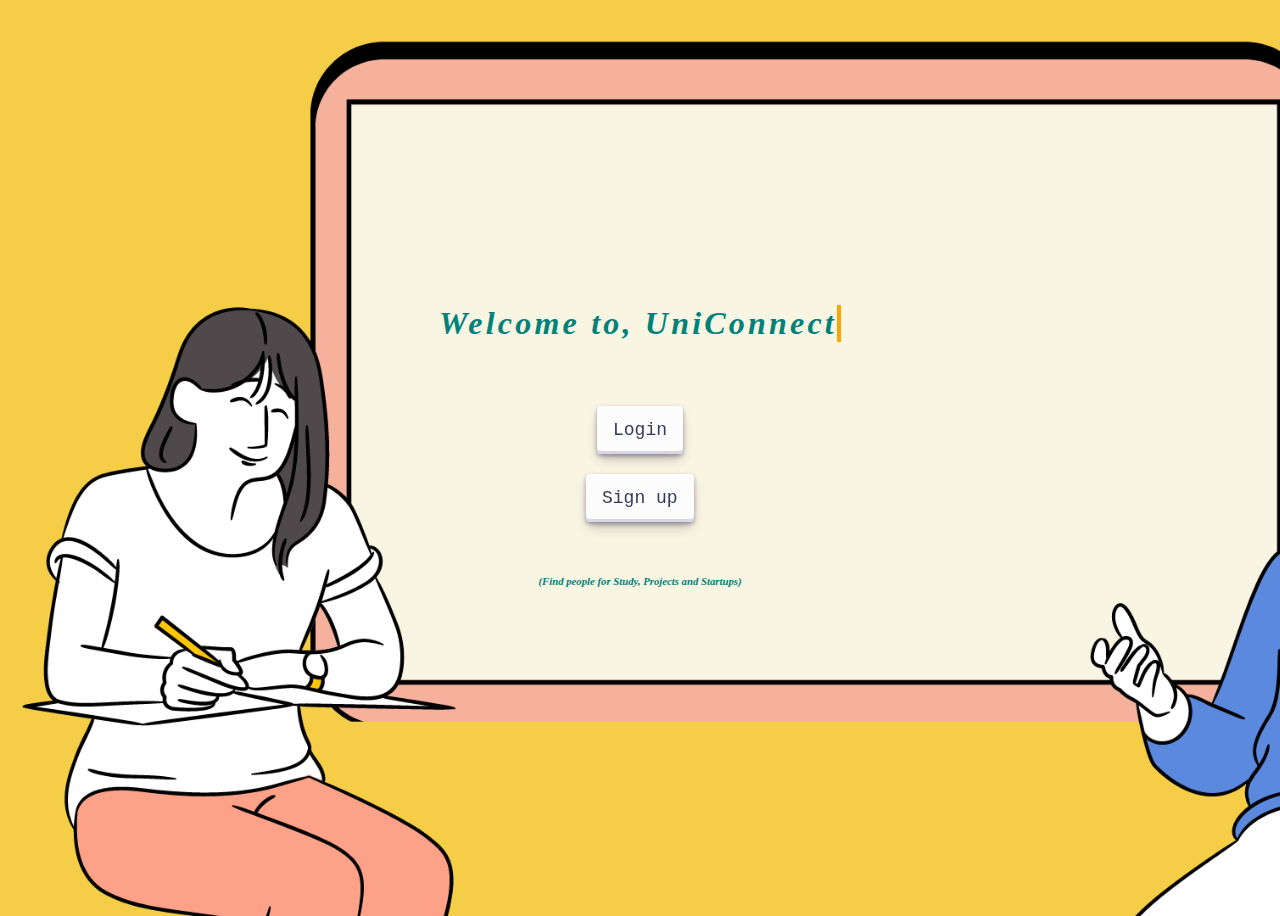
<file: FrontEndProject/index.html>
<!DOCTYPE html>
<html>
<head>
    <title>Uniconnect</title>
    <style>
        body{
            background-image: url(loginimage.png);
            background-repeat:no-repeat;
            overflow:hidden;
            background-size: cover;
            font-style: italic;
            font-family: cursive;
            color: #008179;
        }
        .typewriter h1 {
  overflow: hidden; /* Ensures the content is not revealed until the animation */
  border-right: .15em solid orange; /* The typwriter cursor */
  white-space: nowrap; /* Keeps the content on a single line */
  margin: 0 auto; /* Gives that scrolling effect as the typing happens */
  letter-spacing: .10em; /* Adjust as needed */
  animation: 
    typing 2.8s steps(20, end),
    blink-caret .75s step-end infinite;
}

/* The typing effect */
@keyframes typing {
  from { width: 0 }
  to { width: 100% }
}

/* The typewriter cursor effect */
@keyframes blink-caret {
  from, to { border-color: transparent }
  50% { border-color: orange; }
}
        .button-30 {
            align-items: center;
            appearance: none;
            background-color: #FCFCFD;
            border-radius: 4px;
            border-width: 0;
            box-shadow: rgba(45, 35, 66, 0.4) 0 2px 4px,rgba(45, 35, 66, 0.3) 0 7px 13px -3px,#D6D6E7 0 -3px 0 inset;
            box-sizing: border-box;
            color: #36395A;
            cursor: pointer;
            display: inline-flex;
            font-family: "JetBrains Mono",monospace;
            height: 48px;
            justify-content: center;
            line-height: 1;
            list-style: none;
            overflow: hidden;
            padding-left: 16px;
            padding-right: 16px;
            position: relative;
            text-align: left;
            text-decoration: none;
            transition: box-shadow .15s,transform .15s;
            user-select: none;
            -webkit-user-select: none;
            touch-action: manipulation;
            white-space: nowrap;
            will-change: box-shadow,transform;
            font-size: 18px;
            margin: 10px;
        }

        .button-30:focus {
            box-shadow: #D6D6E7 0 0 0 1.5px inset, rgba(45, 35, 66, 0.4) 0 2px 4px, rgba(45, 35, 66, 0.3) 0 7px 13px -3px, #D6D6E7 0 -3px 0 inset;
        }

        .button-30:hover {
            box-shadow: rgba(45, 35, 66, 0.4) 0 4px 8px, rgba(45, 35, 66, 0.3) 0 7px 13px -3px, #D6D6E7 0 -3px 0 inset;
            transform: translateY(-2px);
        }

        .button-30:active {
            box-shadow: #D6D6E7 0 3px 7px inset;
            transform: translateY(2px);
        }

        .center {
            display:flex;
            justify-content: center;
            align-items: center;
            height: 100vh;
            flex-direction: column;
        }
    </style>
</head>
<body>
    <div class="center">
        <div class="typewriter">
            <h1>Welcome to, UniConnect</h1><br><br><br>
          </div>
        <a href="login.html"><button class="button-30" role="button">Login</button></a>
        <a href="signin.html"><button class="button-30" role="button">Sign up</button></a>
        <br>
        <h6>(Find people for Study, Projects and Startups)</h6>
    </div>
</body>
</html>
</file>
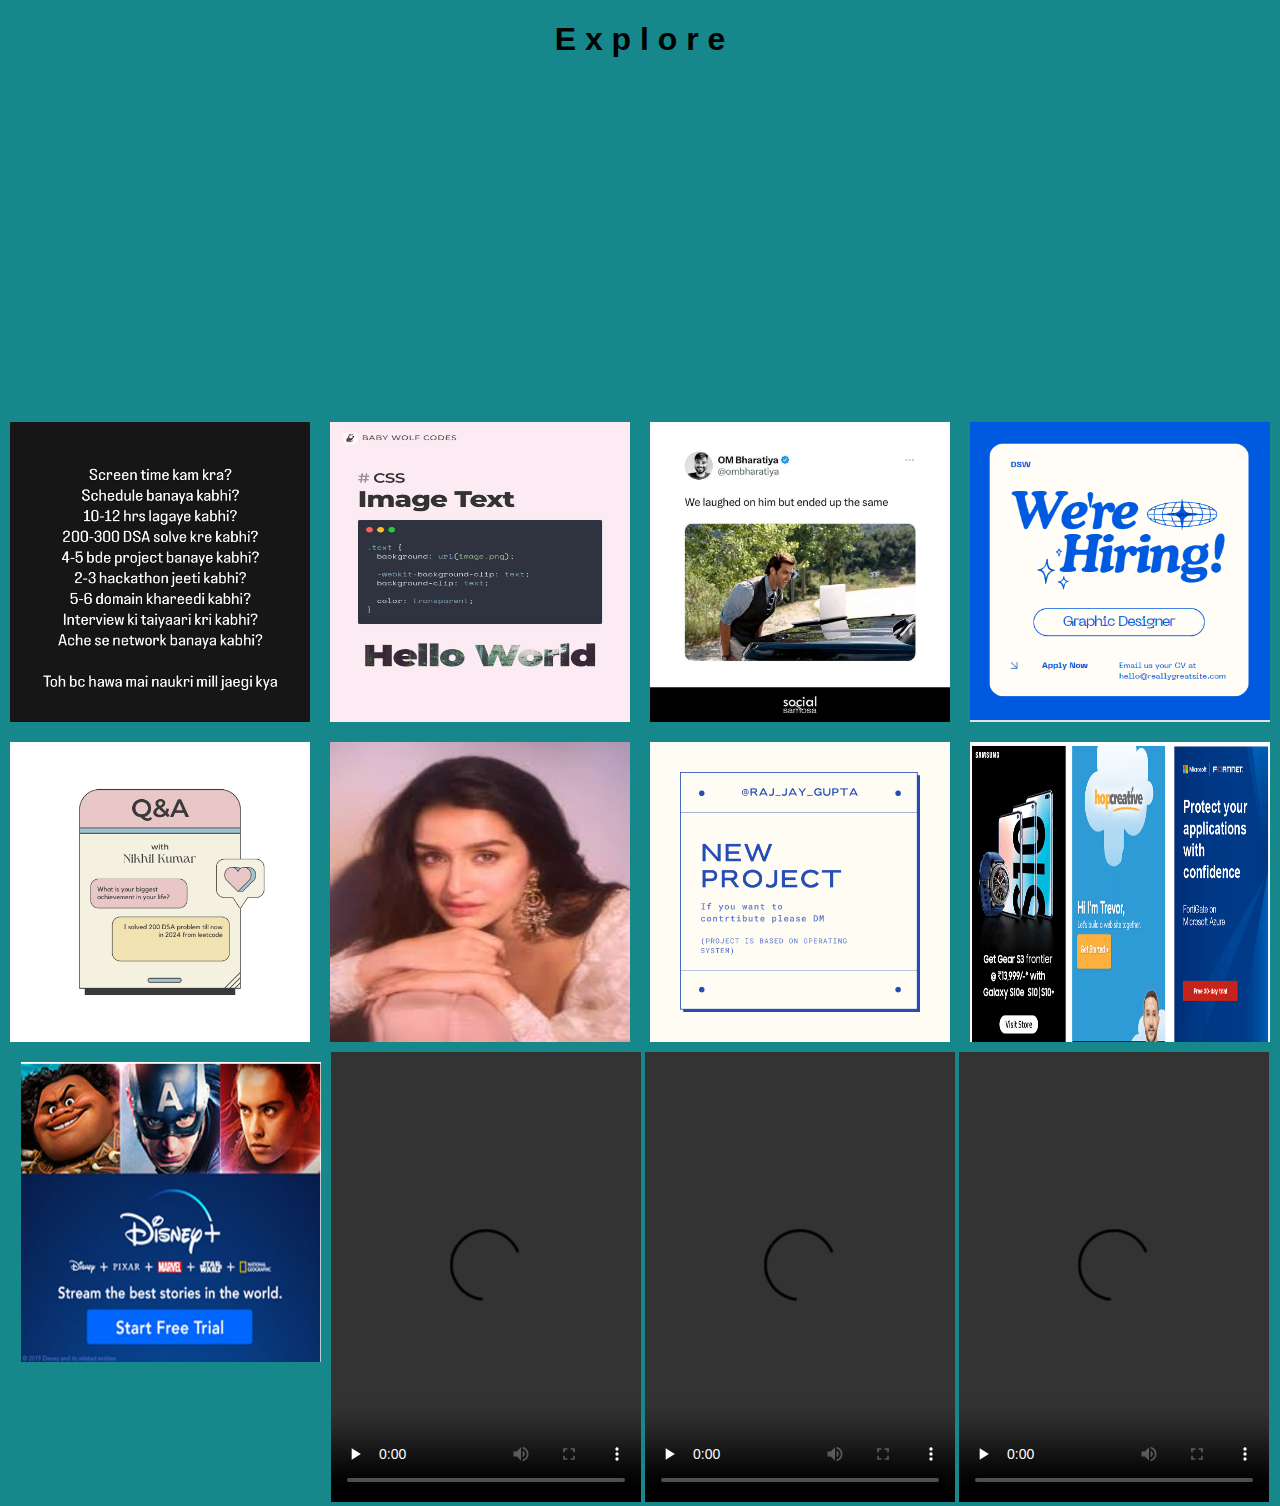
<file: FrontEndProject/explore.html>
<!DOCTYPE html>
<html>
<head>
    <title>Instagram Explore Page</title>
    <style>
        body {
            margin: 0;
            padding: 0;
            font-family: Arial, sans-serif;
            background-color: rgb(22, 135, 139)
        }
        .container {
            display: flex;
            flex-direction: column;
            align-items: center;
            justify-content: center;
            height: 100vh;
            text-align: center;
        }
        .gallery {
            margin-top: 30px;
            display: flex;
            flex-wrap: wrap;
            justify-content: center;
        }
        .image-container {
            position: relative;
            width: 300px;
            height: 300px;
            margin: 10px;
        }
        .image-container img {
            width: 100%;
            height: 100%;
            object-fit:fill;
        }
        .overlay {
            position: absolute;
            top: 0;
            left: 0;
            width: 100%;
            height: 100%;
            background: rgba(0, 0, 0, 0.6);
            color: white;
            display: flex;
            align-items: center;
            justify-content: center;
            opacity: 0;
            transition: opacity 0.3s;
            overflow: hidden;
        }
        .image-container:hover .overlay {
            opacity: 1;
        }
    </style>
</head>
<body>
    <center><h1 style="font-family:Verdana, Geneva, Tahoma, sans-serif;">E x p l o r e</h1></center>
    <br><br><br><br><br><br><br><br><br><br><br><br><br><br><br><br><br><br><br><br><br><br><br>
<div class="container">
    <div class="gallery">
        <div class="image-container">
            <img src="p1.jpg" alt="Image 1">
            <div class="overlay">
                <a href="p1.jpg">View</a>
            </div>
        </div>
        <div class="image-container">
            <img src="p2.jpg" alt="Image 2">
            <div class="overlay">
                <a href="p2.jpg">View</a>
            </div>
        </div>
        <div class="image-container">
            <img src="p3.jpg" alt="Image 3">
            <div class="overlay">
                <a href="p3.jpg">View</a>
            </div>
        </div>
        <!-- Add more image containers as needed -->
        <div class="image-container">
            <img src="ss.png" alt="Image 1">
            <div class="overlay">
                <a href="ss.png">View</a>
            </div>
        </div>
        <div class="image-container">
            <img src="q&a.png" alt="Image 2">
            <div class="overlay">
                <a href="q&a.png">View</a>
            </div>
        </div>
        <div class="image-container">
            <img src="profile.png" alt="Image 3">
            <div class="overlay">
                <a href="profile.png">View</a>
            </div>
        </div>

        <div class="image-container">
            <img src="np.png" alt="Image 3">
            <div class="overlay">
                <a href="np.png">View</a>
            </div>
        </div>

        <div class="image-container">
            <img src="ads.png" alt="Image 3">
            <div class="overlay">
                <a href="ads.png">View</a>
            </div>
        </div>

        <div class="image-container">
            <img src="ads2.png" alt="Image 3">
            <div class="overlay">
                <a href="ads2.png">View</a>
            </div>
        </div>


        <div class="videos">
        <video width="310" height="450" controls preload="none">
            <source src="v1.mp4" type="video/mp4">
        </video>
        <video width="310" height="450" controls preload="none">
            <source src="v2.mp4" type="video/mp4">
        </video>
        <video width="310" height="450" controls preload="none">
            <source src="v2.mp4" type="video/mp4">
        </video>
        </div>

    </div>
</div>
</body>
</html>
</file>
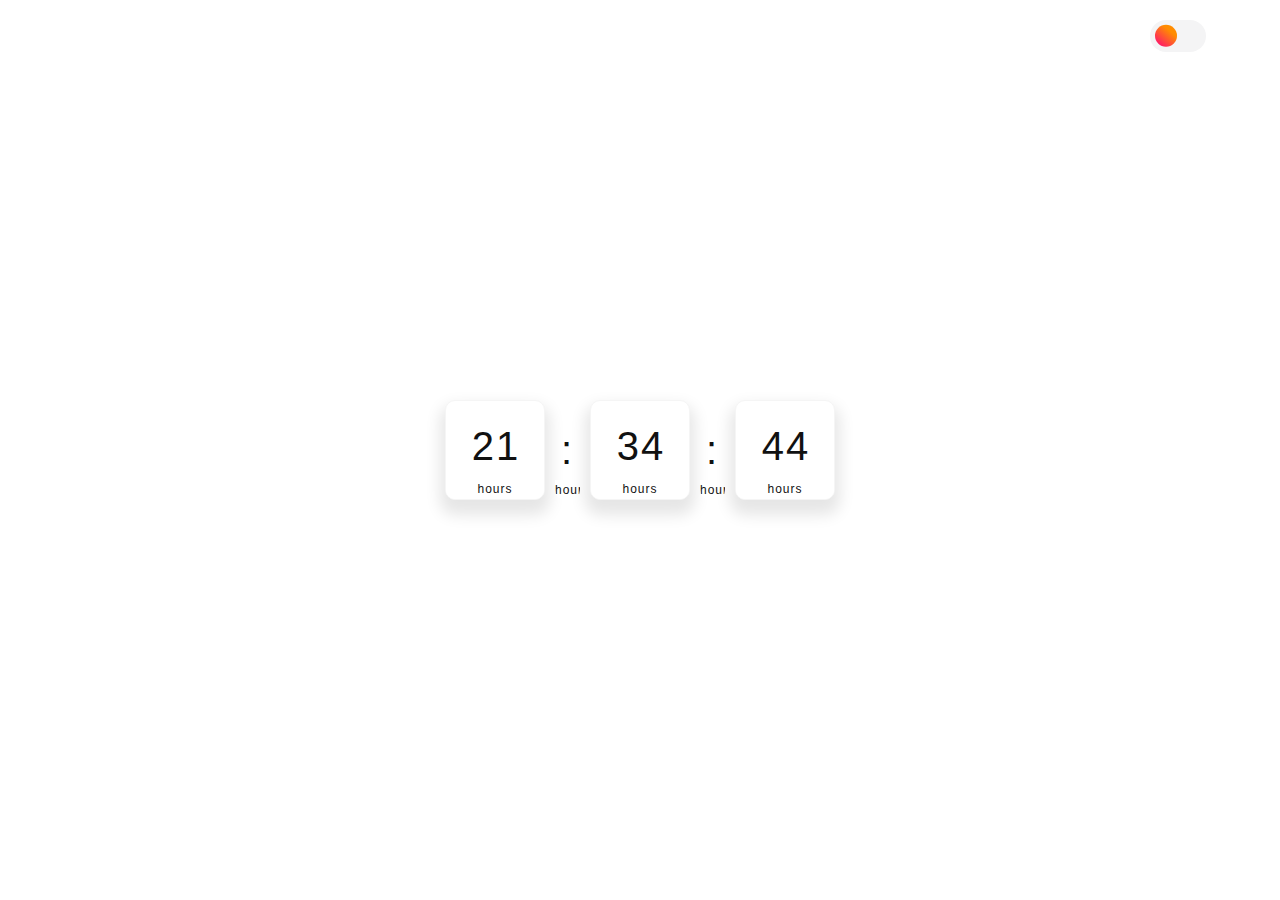
<file: FrontEndProject/focus.html>
<!DOCTYPE html>
<html lang="en">
<head>
    <meta charset="UTF-8">
    <meta name="viewport" content="width=device-width, initial-scale=1.0">
    <title>Document</title>
    <link rel="stylesheet" href="focus.css">
</head>
<body>
    <div class="checkbox-wrapper-54" style="margin-left: 1150px; margin-top: 20px;">
        <label class="switch">
          <input type="checkbox" onclick="toggleMode()">
          <span class="slider"></span>
        </label>
      </div>
    <div class="clock">
        <div class="hours"></div>
        <div class="colon">:</div>
        <div class="minutes"></div>
        <div class="colon">:</div>
        <div class="seconds"></div>
    </div>
    <script>
           document.querySelector(".clock .hours").innerHTML=(
            new Array(24).fill(0).map((n,i)=>{
                return `<div>
                    ${i<10 ? "0"+i : i}
                </div> `;
            }).join("")
           );

           document.querySelector(".clock .minutes").innerHTML=(
            new Array(60).fill(0).map((n,i)=>{
                return `<div>
                    ${i<10 ? "0"+i : i}
                </div> `;
            }).join("")
           );

           document.querySelector(".clock .seconds").innerHTML=(
            new Array(60).fill(0).map((n,i)=>{
                return `<div>
                    ${i<10 ? "0"+i : i}
                </div> `;
            }).join("")
           );

           let time = new Date();
           let prevhours = time.getHours() * 100,
           prevminutes = time.getMinutes() * 100,
           prevseconds = time.getSeconds() * 100;

           document.querySelector(".clock .hours div").style.marginTop =`-${prevhours}px`;
           document.querySelector(".clock .minutes div").style.marginTop =`-${prevminutes}px`;
           document.querySelector(".clock .seconds div").style.marginTop =`-${prevseconds}px`;
           
            function updateClock(){
                let time = new Date();
                let hours = time.getHours() * 100,
                minutes = time.getMinutes() * 100,
                seconds = time.getSeconds() * 100;

                if(prevhours !== hours){
                    prevhours = hours;
                    document.querySelector(".clock .hours div").style.marginTop =`-${hours}px`;
                    document.querySelector(".clock .hours").classList.add("animate");
                    setTimeout(function(){
                        document.querySelector(".clock .hours").classList.remove("animate");
                    },800);
                }

                if(prevminutes !== minutes){
                    prevminutes = minutes;
                    document.querySelector(".clock .minutes div").style.marginTop =`-${minutes}px`;
                    document.querySelector(".clock .minutes").classList.add("animate");
                    setTimeout(function(){
                        document.querySelector(".clock .minutes").classList.remove("animate");
                    },800);
                }

                if(prevseconds !== seconds){
                    prevseconds = seconds;
                    document.querySelector(".clock .seconds div").style.marginTop =`-${seconds}px`;
                    document.querySelector(".clock .seconds").classList.add("animate");
                    setTimeout(function(){
                        document.querySelector(".clock .seconds").classList.remove("animate");
                    },800);
                }
            }
            setInterval(updateClock, 1000);

            function toggleMode() {
            var body = document.querySelector("body");
            if (body.style.backgroundColor === "" || body.style.backgroundColor === "rgb(255, 255, 255)") {
                // Switch to dark mode
                body.style.backgroundColor = "#2c3e50"; // Dark blue
                body.style.color = "#ecf0f1"; // Light gray
            } else {
                // Switch to light mode
                body.style.backgroundColor = "#fff"; // White
                body.style.color = "#111"; // Black
            }
        }
    </script>
</body>
</html>
</file>
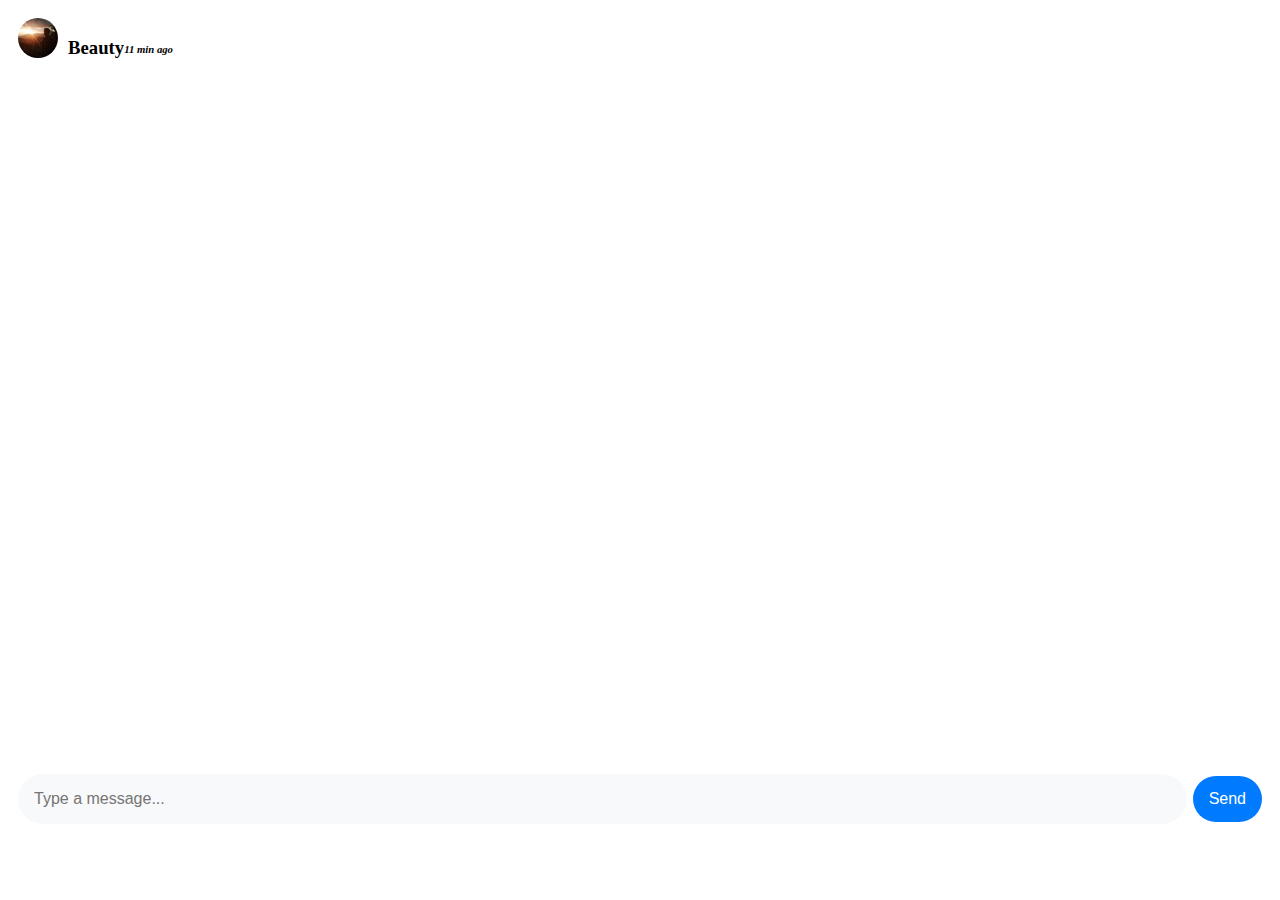
<file: FrontEndProject/message.html>
<!DOCTYPE html>
<html lang="en">
<head>
  <meta charset="UTF-8">
  <meta name="viewport" content="width=device-width, initial-scale=1.0">
  <link rel="stylesheet" href="message.css">
  <title>WebSocket Chat</title>
  <style>
    .post {
    display: inline-block;
    text-align: left; /* Reset text alignment for post content */
    margin-bottom: 20px;
    /* border: 1px solid #ccc; */
    border-radius: 5px;
    padding: 10px;
    height: 50%;
}

.user-profile {
    display: flex;
}

.user-profile img {
    width: 40px;
    height: 40px;
    border-radius: 50%;
    margin-right: 10px;
}

.post-image img {
    width: 80%; /* Adjust image width as needed */
    border-radius: 5px;
    margin-top: 10px;
}

.post-interactions button {
    background-color: transparent;
    border: none;
    color: #333;
    margin-right: 10px;
    cursor: pointer;
}
  </style>
</head>
<body>
    <div class="post">
        <div class="user-profile">
            <img src="beauty.png" alt="User Profile Picture">
            <h3>Beauty </h3>
            <h6><cite> 11 min ago</cite></h6><h6>
        </div>
    </div>
  <div class="chat-container">
    <div class="messages-container" id="messages"></div>
    <div class="message-input-container">
      <input type="text" id="messageInput" placeholder="Type a message...">
      <button id="sendButton">Send</button>
    </div>
  </div>

  <script>
    const messagesDiv = document.getElementById('messages');
    const messageInput = document.getElementById('messageInput');
    const sendButton = document.getElementById('sendButton');
    const ws = new WebSocket('ws://localhost:3000');
  
    ws.addEventListener('message', (event) => {
      const message = event.data;
      displayMessage(message);
    });
  
    sendButton.addEventListener('click', () => {
      const message = messageInput.value;
      ws.send(message);
      displayMessage(message, true);
      messageInput.value = '';
    });
  
    function displayMessage(message, isSender = false) {
      const messageContainer = document.createElement('div');
      const messageElement = document.createElement('div');
      messageElement.textContent = message;
      
      messageContainer.classList.add('message-container');
      
      if (isSender) {
        messageContainer.classList.add('sender-message-container');
        messageElement.classList.add('message-bubble', 'sender-message-bubble');
      } else {
        messageElement.classList.add('message-bubble');
      }
      
      messageContainer.appendChild(messageElement);
      messagesDiv.appendChild(messageContainer);
      
      messagesDiv.scrollTop = messagesDiv.scrollHeight;
    }
  </script>
</body>
</html>
</file>
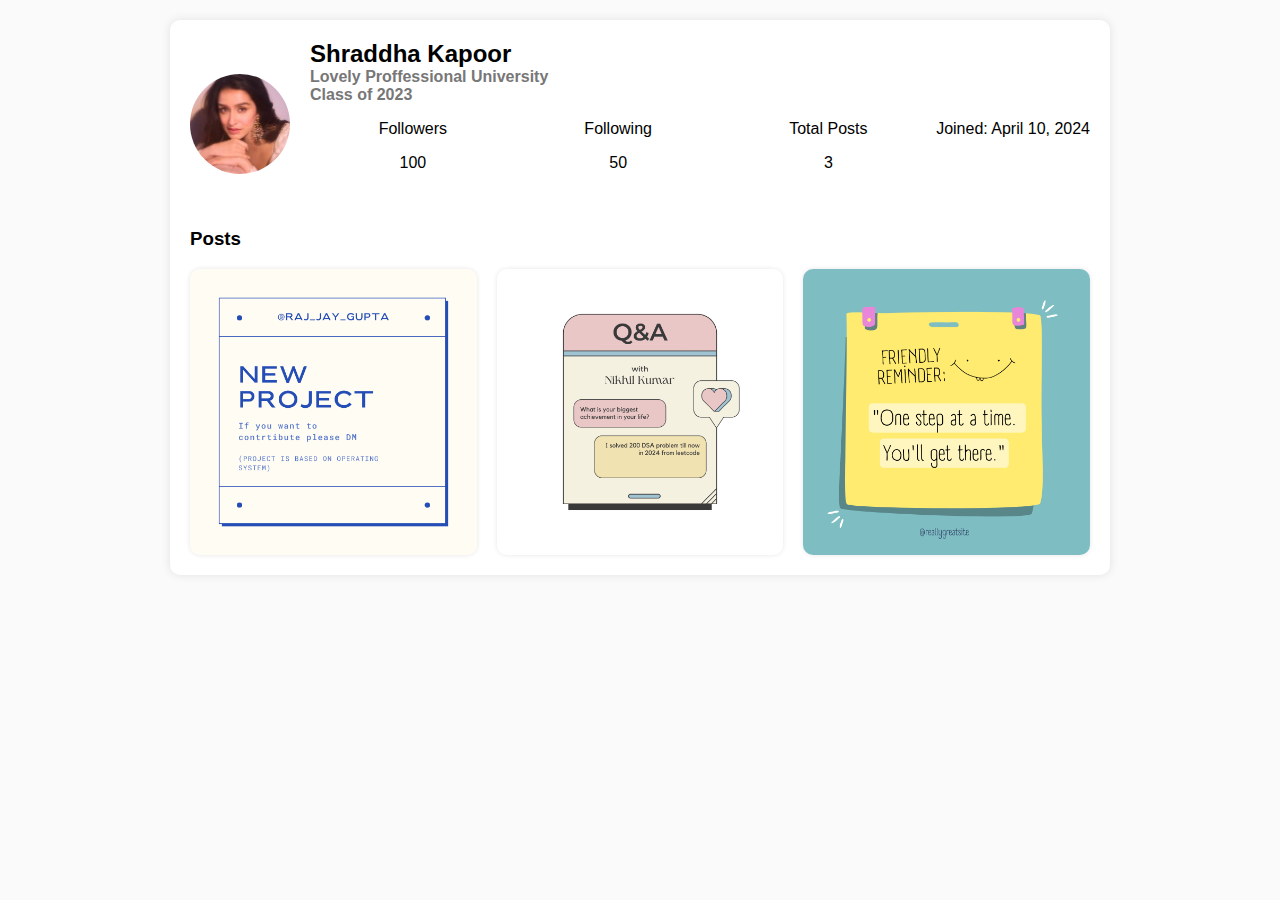
<file: FrontEndProject/userprofile.html>
<!DOCTYPE html>
<html lang="en">
<head>
<meta charset="UTF-8">
<meta name="viewport" content="width=device-width, initial-scale=1.0">
<link rel="stylesheet" href="https://cdnjs.cloudflare.com/ajax/libs/font-awesome/5.15.4/css/all.min.css">
<title>User Profile</title>
<style>
    body {
        font-family: Arial, sans-serif;
        margin: 0;
        padding: 0;
        background-color: #fafafa;
    }

    .container {
        max-width: 900px;
        margin: 20px auto;
        padding: 20px;
        background-color: #fff;
        border-radius: 10px;
        box-shadow: 0 0 10px rgba(0, 0, 0, 0.1);
    }

    .profile-header {
        display: flex;
        align-items: center;
        margin-bottom: 20px;
    }

    .profile-picture {
        width: 100px;
        height: 100px;
        border-radius:50%;
        overflow: hidden;
        margin-right: 20px;
    }

    .profile-picture img {
        width: 100%;
        height: 100%;
        object-fit: cover;
        cursor: pointer; /* Added cursor pointer */
    }

    .profile-info {
        flex-grow: 1;
    }

    .profile-info h2 {
        margin: 0;
        font-size: 24px;
    }

    .profile-info h5, .profile-info h6 {
        margin: 0;
        font-size: 16px;
        color: #777;
    }

    .user-stats {
        display: flex;
        margin-bottom: 20px;
    }

    .user-stats div {
        flex-grow: 1;
        text-align: center;
    }

    .user-posts {
        display: grid;
        grid-template-columns: repeat(3, 1fr);
        gap: 20px;
    }

    .user-post {
        border-radius: 10px;
        overflow: hidden;
        box-shadow: 0 0 5px rgba(0, 0, 0, 0.1);
        cursor: pointer; /* Added cursor pointer */
    }

    .user-post img {
        width: 100%;
        height: auto;
        display: block;
    }

    .modal {
        display: none;
        position: fixed;
        z-index: 1000;
        top: 0;
        left: 0;
        width: 100%;
        height: 100%;
        background-color: rgba(0, 0, 0, 0.8);
        overflow: auto;
    }

    .modal-content {
        margin: auto;
        display: block;
        width: 80%;
        max-width: 800px;
        max-height: 80%;
    }

    .modal-content img {
        width: 100%;
        height: auto;
        display: block;
        margin: auto;
    }

    .close {
        position: absolute;
        top: 10px;
        right: 10px;
        color: #fff;
        font-size: 24px;
        cursor: pointer;
    }
</style>
</head>
<body>
<div class="container">
    <div class="profile-header">
        <div class="profile-picture">
            <img src="profile.png" alt="Profile Picture" onclick="openModal(this.src)">
        </div>
        <div class="profile-info">
            <h2>Shraddha Kapoor</h2>
            <h5>Lovely Proffessional University</h5>
            <h6>Class of 2023</h6>
            <!-- <p>Joined: April 10, 2024</p> -->
            <div class="user-stats">
                <div>
                    <p>Followers</p>
                    <p>100</p>
                </div>
                <div>
                    <p>Following</p>
                    <p>50</p>
                </div>
                <div>
                    <p>Total Posts</p>
                    <p>3</p>
                </div>
                <p>Joined: April 10, 2024</p>
            </div>
        </div>
    </div>
    <h3>Posts</h3>
    <div class="user-posts">
        <div class="user-post">
            <img src="np.png" alt="Post 1" onclick="openModal(this.src)">
        </div>
        <div class="user-post">
            <img src="q&a.png" alt="Post 2" onclick="openModal(this.src)">
        </div>
        <div class="user-post">
            <img src="moti.png" alt="Post 3" onclick="openModal(this.src)">
        </div>

    </div>
</div>

<div id="myModal" class="modal">
  <span class="close" onclick="closeModal()">&times;</span>
  <img class="modal-content" id="img01">
</div>

<script>
    // Get the modal
    var modal = document.getElementById("myModal");

    // Get the image and insert it inside the modal - use its "alt" text as a caption
    var modalImg = document.getElementById("img01");
    function openModal(src) {
        modal.style.display = "block";
        modalImg.src = src;
    }

    // Close the modal
    function closeModal() {
        modal.style.display = "none";
    }
</script>

</body>
</html>
</file>
<file: FrontEndProject/focus.css>
*{
    margin: 0px;
    padding: 0px;
    box-sizing: border-box;
}
body{
    background: color #21b28e;
}

  .checkbox-wrapper-54 input[type="checkbox"] {
    visibility: hidden;
    display: none;
  }

  .checkbox-wrapper-54 *,
  .checkbox-wrapper-54 ::after,
  .checkbox-wrapper-54 ::before {
    box-sizing: border-box;
  }

  /* The switch - the box around the slider */
  .checkbox-wrapper-54 .switch {
    --width-of-switch: 3.5em;
    --height-of-switch: 2em;
    /* size of sliding icon -- sun and moon */
    --size-of-icon: 1.4em;
    /* it is like a inline-padding of switch */
    --slider-offset: 0.3em;
    position: relative;
    width: var(--width-of-switch);
    height: var(--height-of-switch);
    display: inline-block;
  }

  /* The slider */
  .checkbox-wrapper-54 .slider {
    position: absolute;
    cursor: pointer;
    top: 0;
    left: 0;
    right: 0;
    bottom: 0;
    background-color: #f4f4f5;
    transition: .4s;
    border-radius: 30px;
  }

  .checkbox-wrapper-54 .slider:before {
    position: absolute;
    content: "";
    height: var(--size-of-icon,1.4em);
    width: var(--size-of-icon,1.4em);
    border-radius: 20px;
    left: var(--slider-offset,0.3em);
    top: 50%;
    transform: translateY(-50%);
    background: linear-gradient(40deg,#ff0080,#ff8c00 70%);
    ;
   transition: .4s;
  }

  .checkbox-wrapper-54 input:checked + .slider {
    background-color: #303136;
  }

  .checkbox-wrapper-54 input:checked + .slider:before {
    left: calc(100% - (var(--size-of-icon,1.4em) + var(--slider-offset,0.3em)));
    background: #303136;
    /* change the value of second inset in box-shadow to change the angle and direction of the moon  */
    box-shadow: inset -3px -2px 5px -2px #8983f7, inset -10px -4px 0 0 #a3dafb;
  }


























































































.clock{
    position: absolute;
    top: 50%;
    left: 50%;
    transform: translate(-50%, -50%);
    display: flex;
    align-items: center;
    gap: 10px;
}
.clock > div {
    position: relative;
    background: #fff;
    width: 100px;
    height: 100px;
    text-align: center;
    line-height: 100px;
    font-size: 40px;
    letter-spacing: 2px;
    border-radius: 10px;
    box-shadow: 0px 10px 15px 5px rgba(0, 0, 0, 0.1);
    border: 1px solid #f5f5f5;
    color:#111;
    font-family: "Barlow", sans-serif;
    overflow: hidden;
}
.clock .colon{
    width: 25px;
    background:transparent;
    border: none;
    box-shadow: none;
}
.clock > div:before{
    content: "hours";
    position: absolute;
    bottom: 0px;
    left:0px;
    width: 100%;
    height:20px;
    line-height: 20px;
    font-size: 12px;
    color:#111;
    letter-spacing: 1px;
    background:#fff;
}
.clock > div.hours:after{
    content: "hours";
}
.clock > div.minutes:after{
    content: "minutes";
}
.clock > div.seconds:after{
    content: "seconds";
}
.clock > div > div {
    width: 100px;
    height: 100px;
    line-height: 90px;
    transition: all 800ms ease-in-out;
}
.clock > div.animate{
    animation:bounce 800mx ease-in-out;
}
@keyframes bounce {
    0%, 100%{
        margin-top: 0px;
    }
    50%{
        margin-top: -20px;
    }
}
</file>
<file: FrontEndProject/message.css>
/* Chat bubble styling */
*{
    overflow: hidden;
    overflow: hidden;
 }
 .chat-container {
    display: flex;
    flex-direction: column;
    height: 80vh;
  }
  
  .messages-container {
    flex-grow: 1;
    overflow:hidden;
  }
  
  .message-container {
    display: flex;
    align-items: flex-start;
    margin: 10px;
  }
  
  .message-bubble {
    background-color: #f8f9fa;
    padding: 10px 16px;
    border-radius: 50px;
    max-width: 60%;
    word-wrap: break-word;
    box-shadow: 0 0 50px rgba(0, 0, 0, 0.05);
  }
  
  .sender-message-container {
    justify-content: flex-end;
  }
  
  .sender-message-bubble {
    background-color: #007bff;
    color: white;
  }
  
  .message-input-container {
    display: flex;
    align-items: center;
    padding: 10px;
    background-color: white;
  }
  
  #messageInput {
    flex-grow: 1;
    margin-right: 6px;
    border: none;
    outline: none;
    border-radius: 50px;
    height: 30px;
    font-size: 16px;
    background-color: #f8f9fa;
    padding: 10px 16px 10px 16px;
  }
  
  #sendButton {
    background-color: #007bff;
    border-radius: 50px;
    outline: none;
    border: none;
    padding: 14px 16px 14px 16px;
    color: #fff;
    font-size: 16px;
    cursor: pointer;
  }
  
  #sendButton:hover{
    box-shadow: 0 0 50px rgba(0, 0, 0, 0.05);
  }
  
  #sendButton:active {
    background-color: #3b9aff;
  }
</file>
